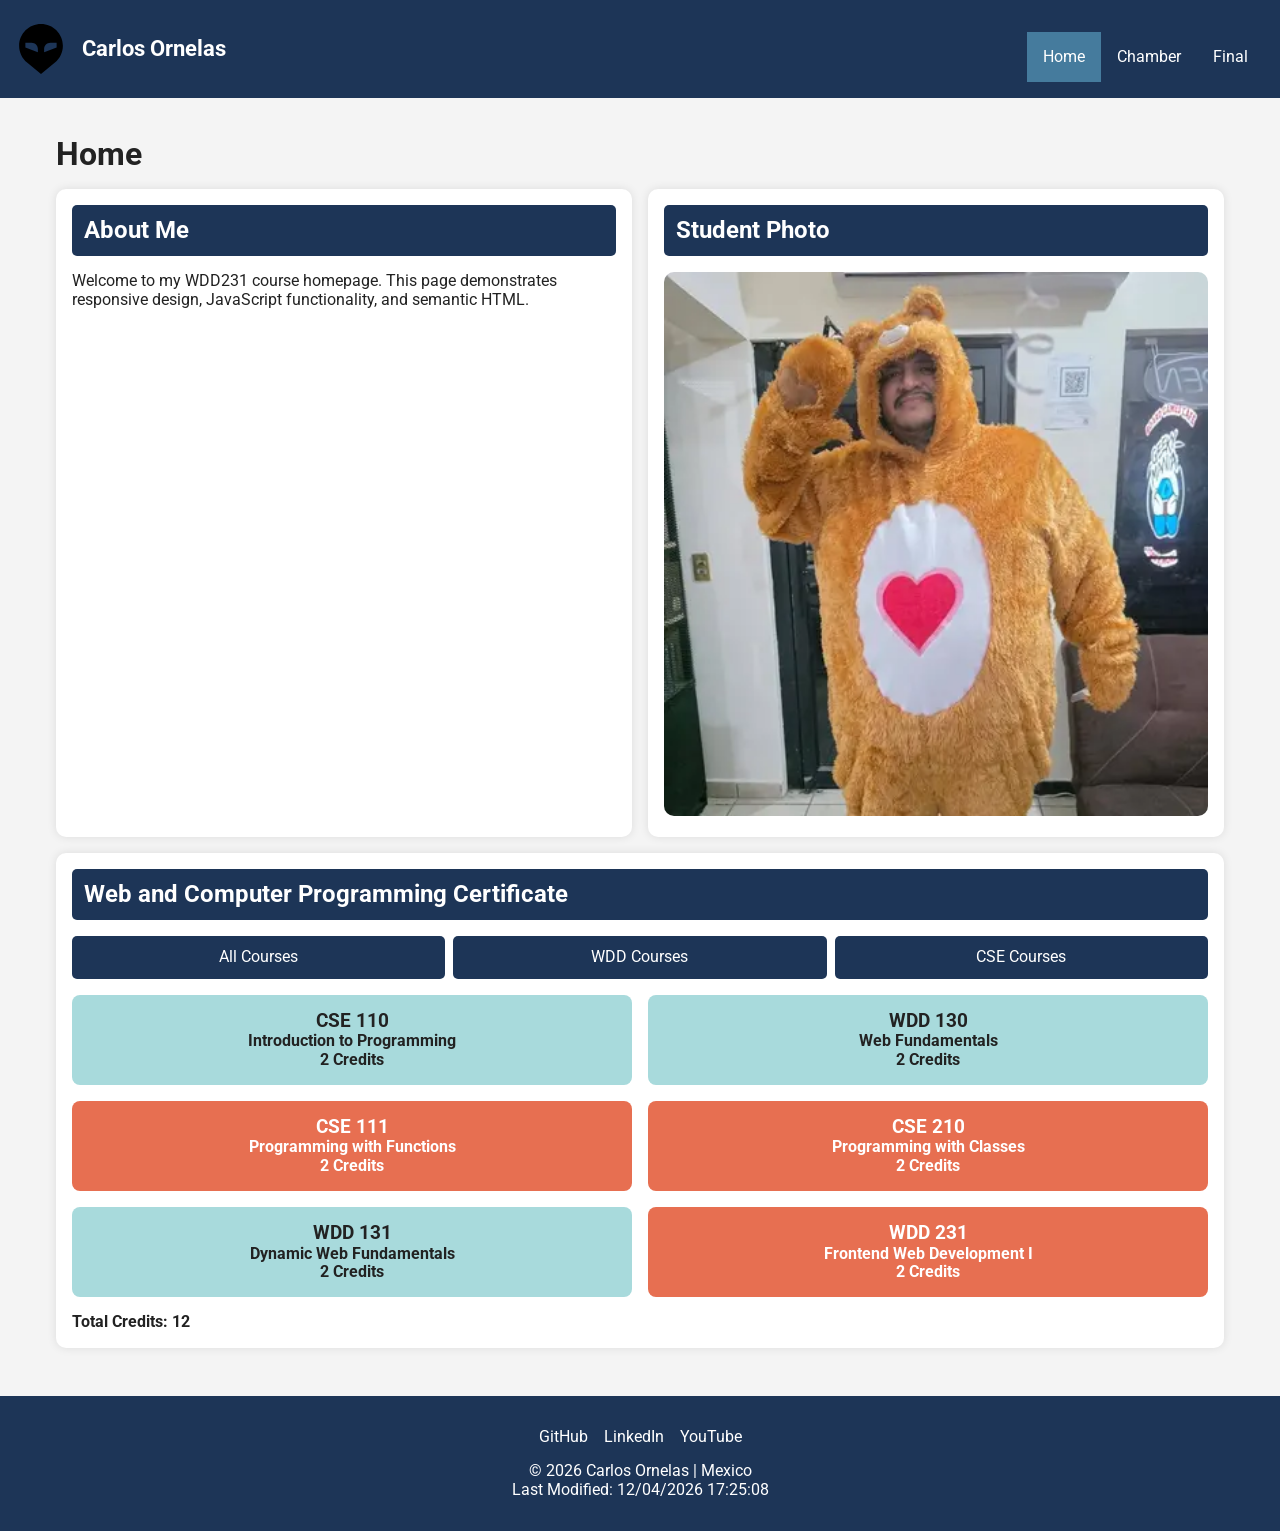
<file: index.html>
<!DOCTYPE html>
<html lang="en">

<head>
    <meta charset="UTF-8">

    <meta name="viewport" content="width=device-width, initial-scale=1.0">

    <meta name="description" content="WDD231 home page showcasing responsive web design, JavaScript functionality, course filtering, and frontend development skills.">

    <meta name="author" content="Carlos Ornelas">

    <meta property="og:title" content="Carlos Ornelas WDD231 Home Page">

    <meta property="og:description" content="Responsive WDD231 course homepage featuring JavaScript functionality, course filtering, semantic HTML, and modern CSS design.">

    <meta property="og:image" content="https://ornelax01.github.io/wdd231/images/profile.webp">

    <meta property="og:url" content="https://ornelax01.github.io/wdd231/">

    <meta property="og:type" content="website">

    <title>WDD231 Home</title>

    <link rel="stylesheet" href="styles/normalize.css">
    <link rel="stylesheet" href="styles/small.css">
    <link rel="stylesheet" href="styles/larger.css">

    <link rel="preconnect" href="https://fonts.googleapis.com">

    <link rel="preconnect" href="https://fonts.gstatic.com" crossorigin>

    <link href="https://fonts.googleapis.com/css2?family=Roboto:wght@300;400;700&display=swap" rel="stylesheet">

    <script src="scripts/navigation.js" defer></script>

    <script src="scripts/date.js" defer></script>

    <script src="scripts/course.js" defer></script>
</head>

<body>

    <header>

        <div class="logo-area">
            <img src="images/logo.svg" alt="Site Logo" width="50" height="50">
            <span>Carlos Ornelas</span>
        </div>

        <button id="menu"></button>

        <nav>
            <ul class="navigation">
                <li><a href="#" class="active">Home</a></li>
                <li><a href="#">Chamber</a></li>
                <li><a href="#">Final</a></li>
            </ul>
        </nav>

    </header>

    <main>

        <h1>Home</h1>

        <div class="main-grid">

            <section class="card">
                <h2>About Me</h2>

                <p>
                    Welcome to my WDD231 course homepage.
                    This page demonstrates responsive design,
                    JavaScript functionality, and semantic HTML.
                </p>
            </section>

            <section class="card">
                <h2>Student Photo</h2>

                <img src="images/profile.webp" alt="Profile Photo">
            </section>

            <section class="card courses-section">

                <h2>Web and Computer Programming Certificate</h2>

                <div class="buttons">
                    <button id="all">All Courses</button>
                    <button id="wdd">WDD Courses</button>
                    <button id="cse">CSE Courses</button>
                </div>

                <div id="courses"></div>

                <p class="credits">
                    Total Credits:
                    <span id="totalCredits"></span>
                </p>

            </section>

        </div>

    </main>

    <footer>

        <div class="socials">
            <a href="https://github.com" target="_blank">GitHub</a>

            <a href="https://linkedin.com" target="_blank">LinkedIn</a>

            <a href="https://youtube.com" target="_blank">YouTube</a>
        </div>

        <p>
            ©
            <span id="currentyear"></span>
            Carlos Ornelas | Mexico
        </p>

        <p id="lastModified"></p>

    </footer>

</body>

</html>
</file>
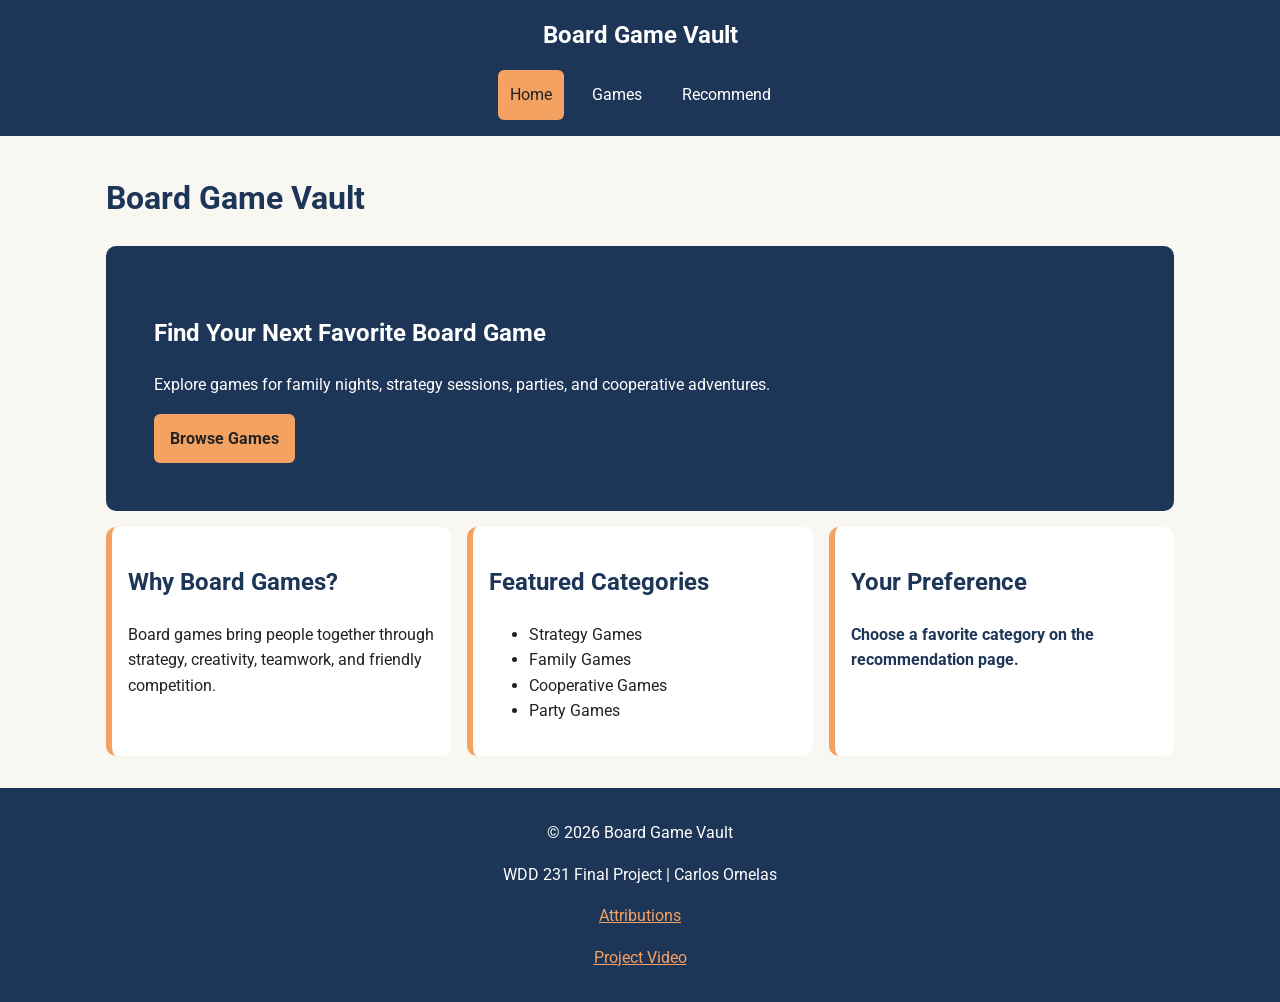
<file: final/index.html>
<!DOCTYPE html>
<html lang="en">

<head>
    <meta charset="UTF-8">
    <meta name="viewport" content="width=device-width, initial-scale=1.0">

    <title>Board Game Vault | Home</title>

    <meta name="description"
        content="Board Game Vault helps players discover board games by category, difficulty, play time, and player count.">

    <meta name="author" content="Carlos Ornelas">

    <meta property="og:title" content="Board Game Vault">
    <meta property="og:description" content="Discover board games for family nights, parties, and strategy sessions.">
    <meta property="og:image" content="https://ornelax01.github.io/wdd231/final/images/catan.webp">
    <meta property="og:url" content="https://ornelax01.github.io/wdd231/final/index.html">
    <meta property="og:type" content="website">

    <link rel="icon" href="../favicon.ico">

    <link rel="preconnect" href="https://fonts.googleapis.com">
    <link rel="preconnect" href="https://fonts.gstatic.com" crossorigin>
    <link href="https://fonts.googleapis.com/css2?family=Roboto:wght@400;700&display=swap" rel="stylesheet">

    <link rel="stylesheet" href="styles/normalize.css">
    <link rel="stylesheet" href="styles/small.css">
    <link rel="stylesheet" href="styles/larger.css">

    <script src="scripts/main.js" type="module"></script>
</head>

<body>

<header>
    <div class="logo">
        <span>Board Game Vault</span>
    </div>

    <button id="menu" aria-label="Open navigation menu">☰</button>

    <nav>
        <ul class="navigation">
            <li><a href="index.html" class="active">Home</a></li>
            <li><a href="games.html">Games</a></li>
            <li><a href="recommend.html">Recommend</a></li>
        </ul>
    </nav>
</header>

<main>
    <h1>Board Game Vault</h1>

    <section class="hero">
        <div>
            <h2>Find Your Next Favorite Board Game</h2>
            <p>
                Explore games for family nights, strategy sessions, parties,
                and cooperative adventures.
            </p>
            <a class="button" href="games.html">Browse Games</a>
        </div>
    </section>

    <section class="home-grid">
        <section class="card">
            <h2>Why Board Games?</h2>
            <p>
                Board games bring people together through strategy, creativity,
                teamwork, and friendly competition.
            </p>
        </section>

        <section class="card">
            <h2>Featured Categories</h2>
            <ul>
                <li>Strategy Games</li>
                <li>Family Games</li>
                <li>Cooperative Games</li>
                <li>Party Games</li>
            </ul>
        </section>

        <section class="card">
            <h2>Your Preference</h2>
            <p id="preference-message">
                Choose a favorite category on the recommendation page.
            </p>
        </section>
    </section>
</main>

<footer>
    <p>&copy; <span id="year"></span> Board Game Vault</p>
    <p>WDD 231 Final Project | Carlos Ornelas</p>
    <p><a href="attributions.html">Attributions</a></p>
    <p><a href="#" target="_blank">Project Video</a></p>
</footer>

</body>
</html>
</file>
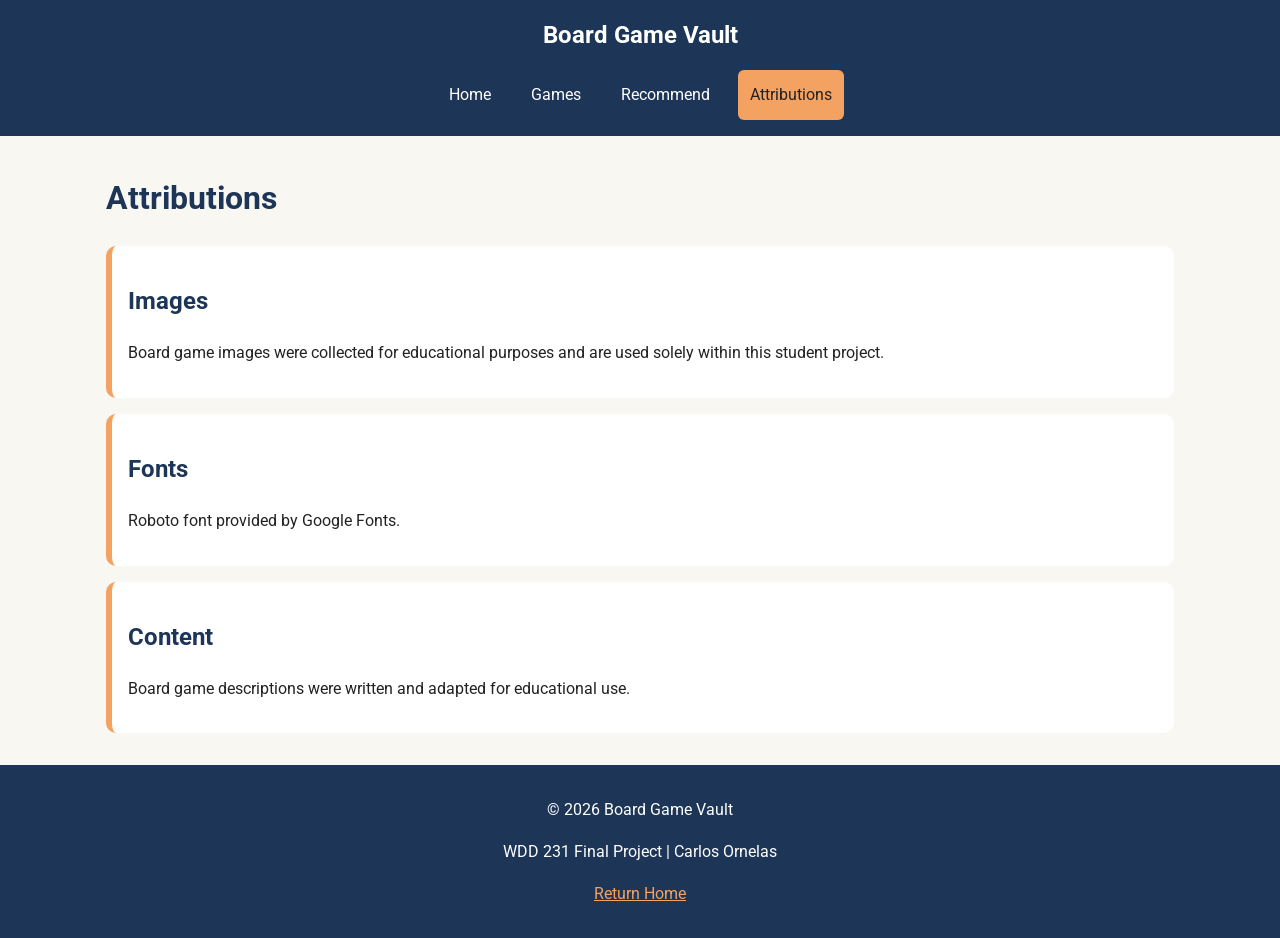
<file: final/attributions.html>
<!DOCTYPE html>
<html lang="en">

<head>
    <meta charset="UTF-8">
    <meta name="viewport" content="width=device-width, initial-scale=1.0">

    <title>Board Game Vault | Attributions</title>

    <meta name="description" content="Sources and attributions used for the Board Game Vault final project.">

    <meta name="author" content="Carlos Ornelas">

    <meta property="og:title" content="Board Game Vault Attributions">

    <meta property="og:description"
        content="Sources, images, fonts, and resources used in the Board Game Vault website project.">

    <meta property="og:image" content="https://ornelax01.github.io/wdd231/final/images/catan.webp">

    <meta property="og:url" content="https://ornelax01.github.io/wdd231/final/attributions.html">

    <meta property="og:type" content="website">

    <link rel="icon" href="../favicon.ico">

    <link rel="preconnect" href="https://fonts.googleapis.com">

    <link rel="preconnect" href="https://fonts.gstatic.com" crossorigin>

    <link href="https://fonts.googleapis.com/css2?family=Roboto:wght@400;700&display=swap" rel="stylesheet">

    <link rel="stylesheet" href="styles/normalize.css">
    <link rel="stylesheet" href="styles/small.css">
    <link rel="stylesheet" href="styles/larger.css">

    <script src="scripts/main.js" type="module"></script>

</head>

<body>

    <header>

        <div class="logo">
            <span>Board Game Vault</span>
        </div>

        <button id="menu" aria-label="Open navigation menu">☰</button>

        <nav>
            <ul class="navigation">
                <li><a href="index.html">Home</a></li>
                <li><a href="games.html">Games</a></li>
                <li><a href="recommend.html">Recommend</a></li>
                <li><a href="attributions.html" class="active">Attributions</a></li>
            </ul>
        </nav>

    </header>

    <main>

        <h1>Attributions</h1>

        <section class="card">
            <h2>Images</h2>
            <p>
                Board game images were collected for educational purposes and are used solely within this student
                project.
            </p>
        </section>

        <section class="card">
            <h2>Fonts</h2>
            <p>
                Roboto font provided by Google Fonts.
            </p>
        </section>

        <section class="card">
            <h2>Content</h2>
            <p>
                Board game descriptions were written and adapted for educational use.
            </p>
        </section>

    </main>

    <footer>

        <p>&copy; <span id="year"></span> Board Game Vault</p>

        <p>WDD 231 Final Project | Carlos Ornelas</p>

        <p>
            <a href="index.html">Return Home</a>
        </p>

    </footer>

</body>

</html>
</file>
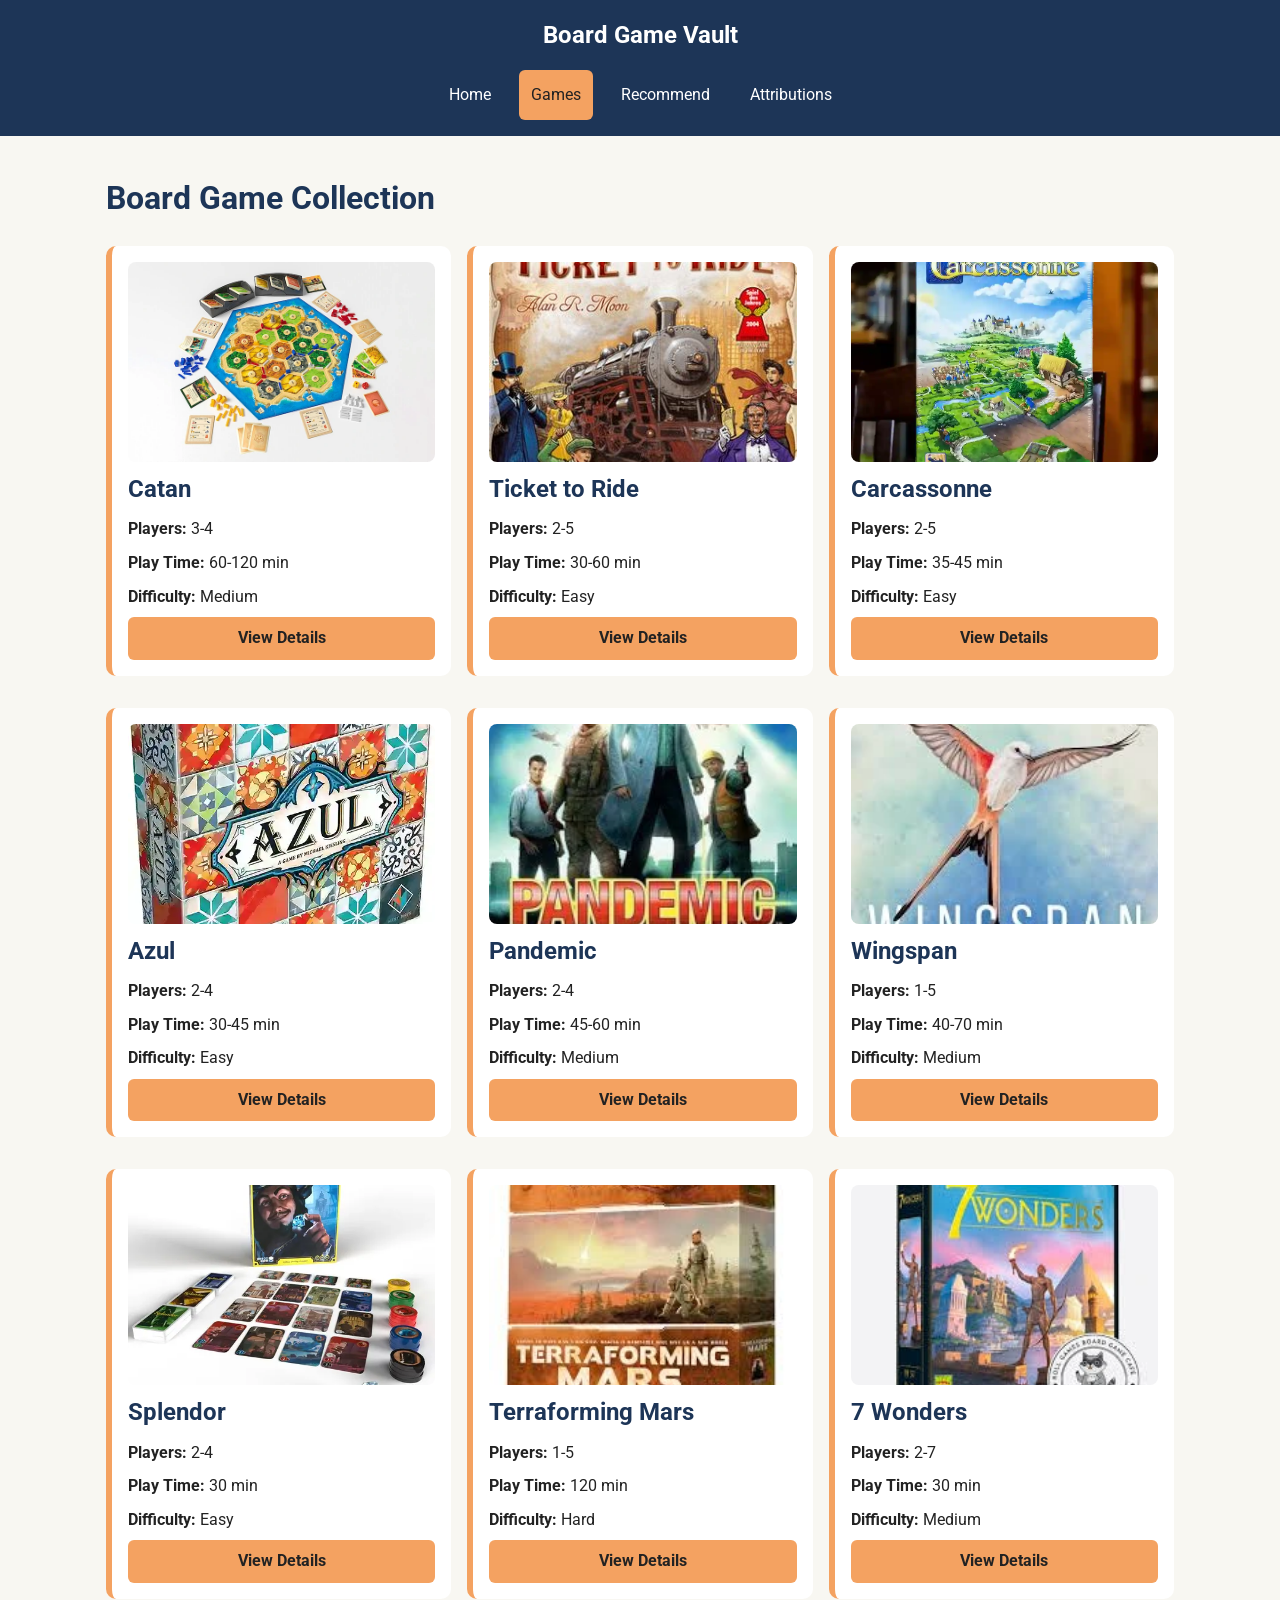
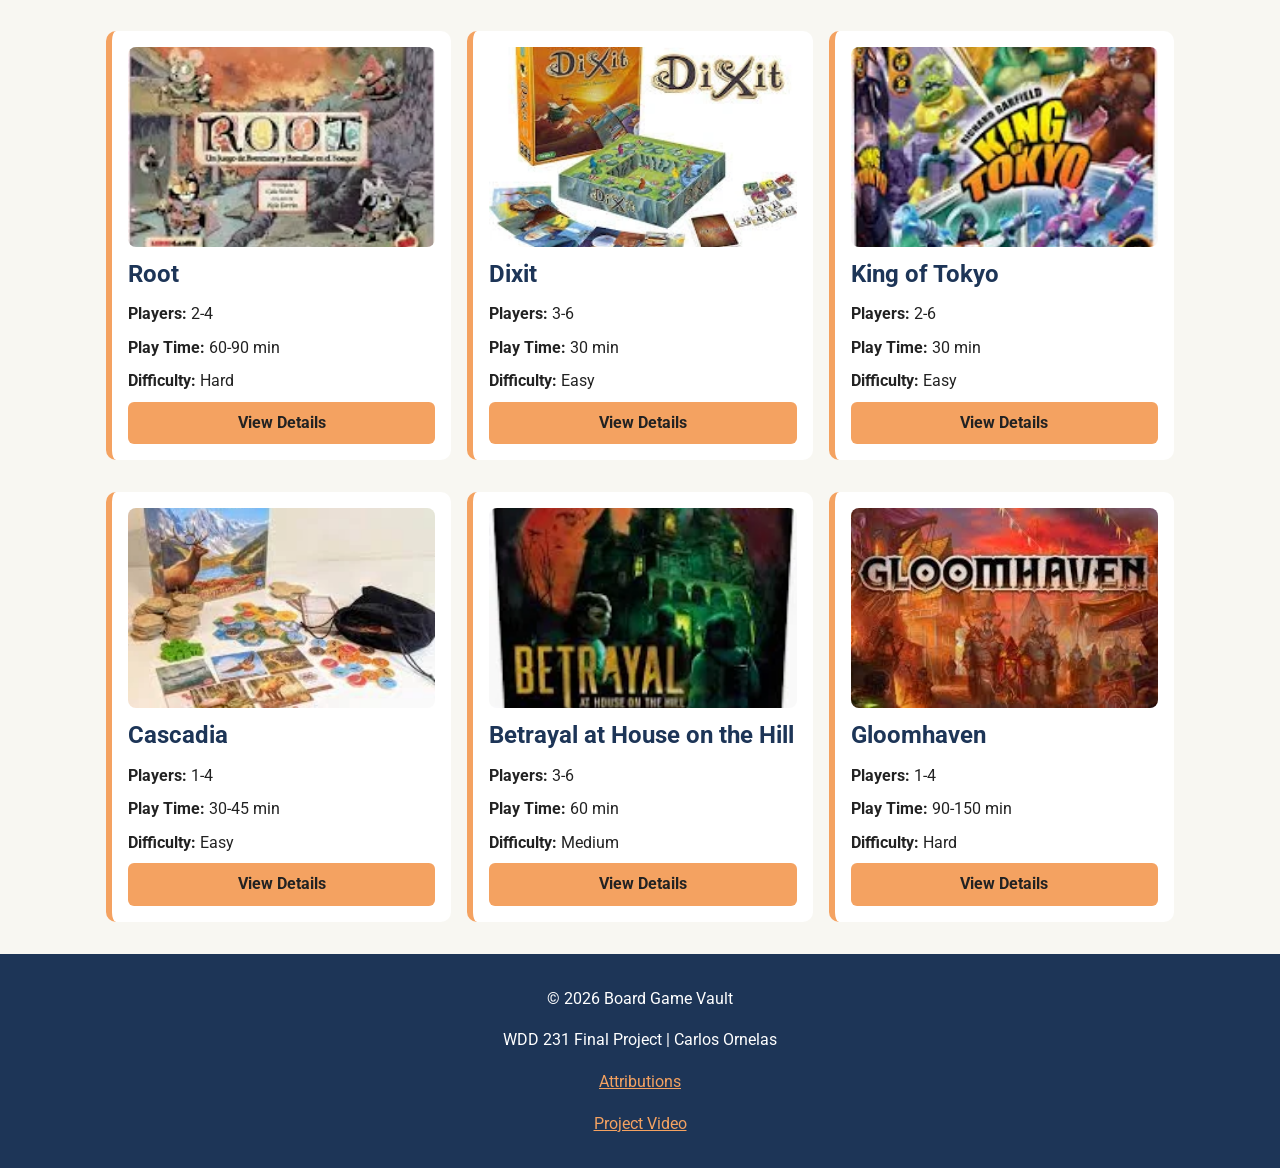
<file: final/games.html>
<!DOCTYPE html>
<html lang="en">

<head>
    <meta charset="UTF-8">
    <meta name="viewport" content="width=device-width, initial-scale=1.0">

    <title>Board Game Vault | Games</title>

    <meta name="description"
        content="Explore a collection of popular board games including strategy, family, cooperative, and party games.">

    <meta name="author" content="Carlos Ornelas">

    <meta property="og:title" content="Board Game Vault - Explore Popular Board Games">

    <meta property="og:description"
        content="Discover strategy, family, cooperative, and party board games with detailed information, ratings, and recommendations for every type of player.">

    <meta property="og:image" content="https://ornelax01.github.io/wdd231/final/images/catan.webp">

    <meta property="og:url" content="https://ornelax01.github.io/wdd231/final/games.html">

    <meta property="og:type" content="website">

    <link rel="icon" href="../favicon.ico">

    <link rel="preconnect" href="https://fonts.googleapis.com">

    <link rel="preconnect" href="https://fonts.gstatic.com" crossorigin>

    <link href="https://fonts.googleapis.com/css2?family=Roboto:wght@400;700&display=swap" rel="stylesheet">

    <link rel="stylesheet" href="styles/normalize.css">
    <link rel="stylesheet" href="styles/small.css">
    <link rel="stylesheet" href="styles/larger.css">

    <script src="scripts/games.js" type="module"></script>

</head>

<body>

    <header>

        <div class="logo">
            <span>Board Game Vault</span>
        </div>

        <button id="menu" aria-label="Open navigation menu">☰</button>

        <nav>
            <ul class="navigation">
                <li><a href="index.html">Home</a></li>
                <li><a href="games.html" class="active">Games</a></li>
                <li><a href="recommend.html">Recommend</a></li>
                <li><a href="attributions.html">Attributions</a></li>
            </ul>
        </nav>

    </header>

    <main>

        <h1>Board Game Collection</h1>

        <p id="favorite-message"></p>

        <div id="games-container" class="games-grid"></div>

        <dialog id="game-dialog">

            <div id="dialog-content"></div>

            <button id="close-dialog">
                Close
            </button>

        </dialog>

    </main>

    <footer>

        <p>&copy; <span id="year"></span> Board Game Vault</p>

        <p>WDD 231 Final Project | Carlos Ornelas</p>

        <p>
            <a href="attributions.html">Attributions</a>
        </p>

        <p>
            <a href="#" target="_blank">Project Video</a>
        </p>

    </footer>

</body>

</html>
</file>
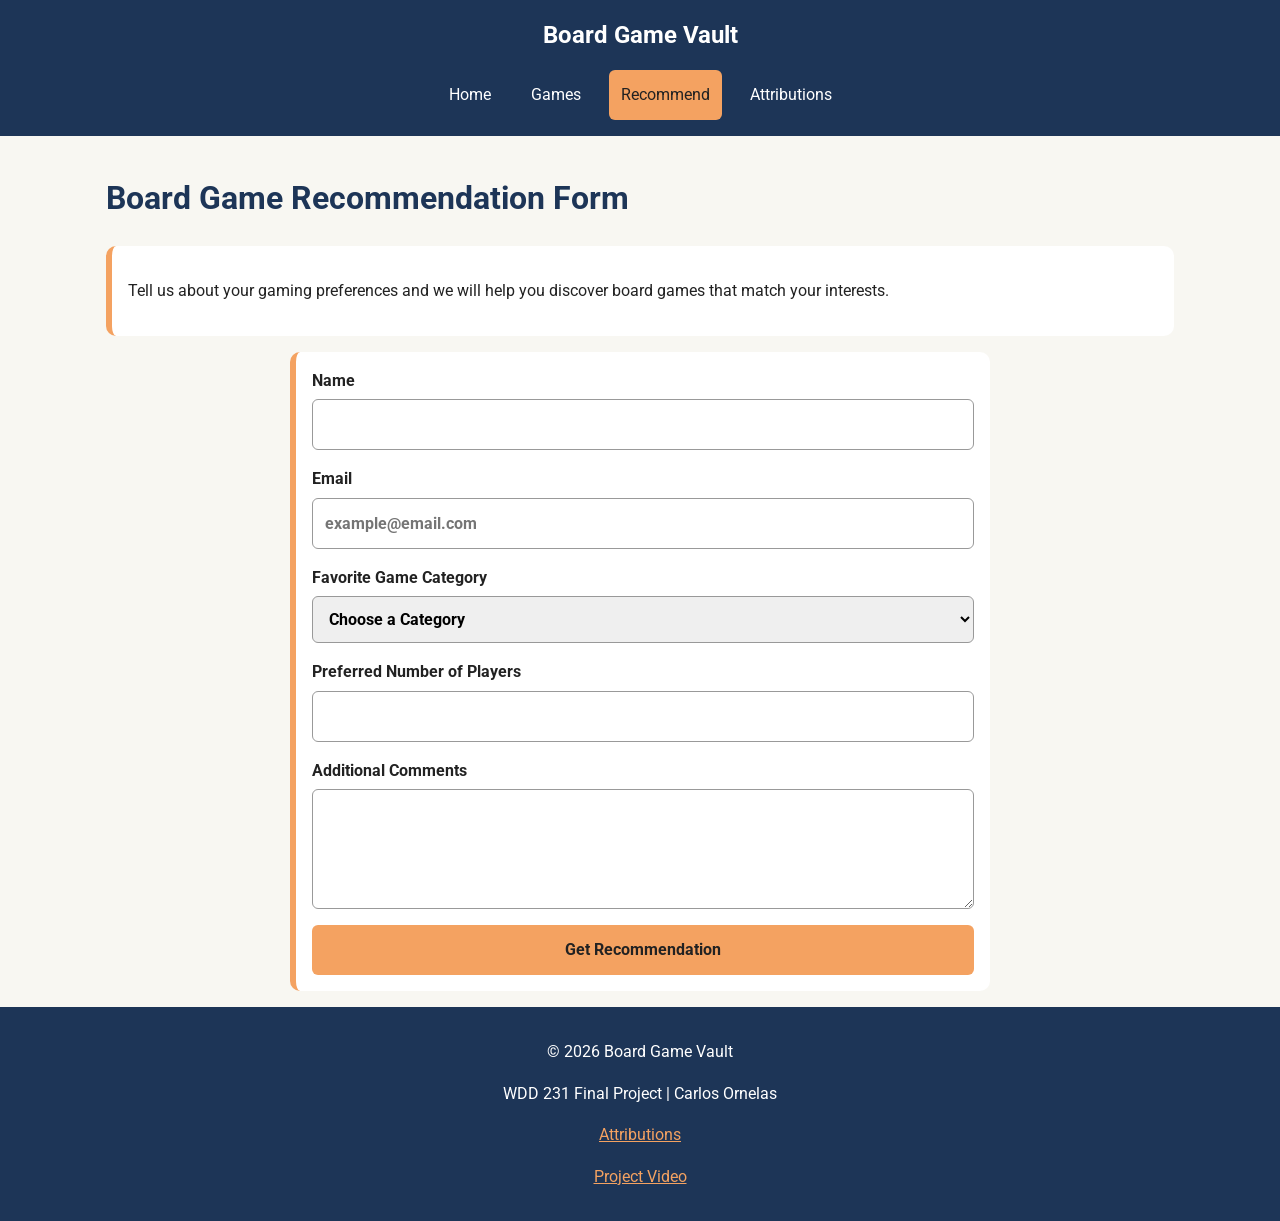
<file: final/recommend.html>
<!DOCTYPE html>
<html lang="en">

<head>
    <meta charset="UTF-8">
    <meta name="viewport" content="width=device-width, initial-scale=1.0">

    <title>Board Game Vault | Recommendations</title>

    <meta name="description" content="Get personalized board game recommendations based on your preferences.">

    <meta name="author" content="Carlos Ornelas">

    <meta property="og:title" content="Board Game Vault Recommendations">

    <meta property="og:description"
        content="Find personalized board game recommendations based on your favorite category, player count, and gaming preferences.">

    <meta property="og:image" content="https://ornelax01.github.io/wdd231/final/images/catan.webp">

    <meta property="og:url" content="https://ornelax01.github.io/wdd231/final/recommend.html">

    <meta property="og:type" content="website">

    <link rel="icon" href="../favicon.ico">

    <link rel="preconnect" href="https://fonts.googleapis.com">

    <link rel="preconnect" href="https://fonts.gstatic.com" crossorigin>

    <link href="https://fonts.googleapis.com/css2?family=Roboto:wght@400;700&display=swap" rel="stylesheet">

    <link rel="stylesheet" href="styles/normalize.css">
    <link rel="stylesheet" href="styles/small.css">
    <link rel="stylesheet" href="styles/larger.css">

    <script src="scripts/form.js" type="module"></script>
</head>

<body>

    <header>
        <div class="logo">
            <span>Board Game Vault</span>
        </div>

        <button id="menu" aria-label="Open navigation menu">☰</button>

        <nav>
            <ul class="navigation">
                <li><a href="index.html">Home</a></li>
                <li><a href="games.html">Games</a></li>
                <li><a href="recommend.html" class="active">Recommend</a></li>
                <li><a href="attributions.html">Attributions</a></li>
            </ul>
        </nav>
    </header>

    <main>

        <h1>Board Game Recommendation Form</h1>

        <div class="form-intro">
            <p>
                Tell us about your gaming preferences and we will help you discover
                board games that match your interests.
            </p>
        </div>

        <form action="thankyou.html" method="get">

            <label>
                Name
                <input type="text" name="name" title="Enter your name" autocomplete="name" required>
            </label>

            <label>
                Email
                <input type="email" name="email" title="Enter your email address" autocomplete="email"
                    placeholder="example@email.com" required>
            </label>

            <label>
                Favorite Game Category
                <select name="category" id="category" title="Select your favorite game category" required>
                    <option value="">Choose a Category</option>
                    <option value="Strategy">Strategy</option>
                    <option value="Family">Family</option>
                    <option value="Cooperative">Cooperative</option>
                    <option value="Party">Party</option>
                    <option value="Adventure">Adventure</option>
                </select>
            </label>

            <label>
                Preferred Number of Players
                <input type="number" name="players" title="Preferred number of players" min="1" max="10" required>
            </label>

            <label>
                Additional Comments
                <textarea name="comments" title="Additional comments"></textarea>
            </label>

            <input type="hidden" id="timestamp" name="timestamp">

            <input type="submit" value="Get Recommendation">

        </form>

    </main>

    <footer>
        <p>&copy; <span id="year"></span> Board Game Vault</p>

        <p>WDD 231 Final Project | Carlos Ornelas</p>

        <p>
            <a href="attributions.html">Attributions</a>
        </p>

        <p>
            <a href="#" target="_blank">Project Video</a>
        </p>
    </footer>

</body>

</html>
</file>
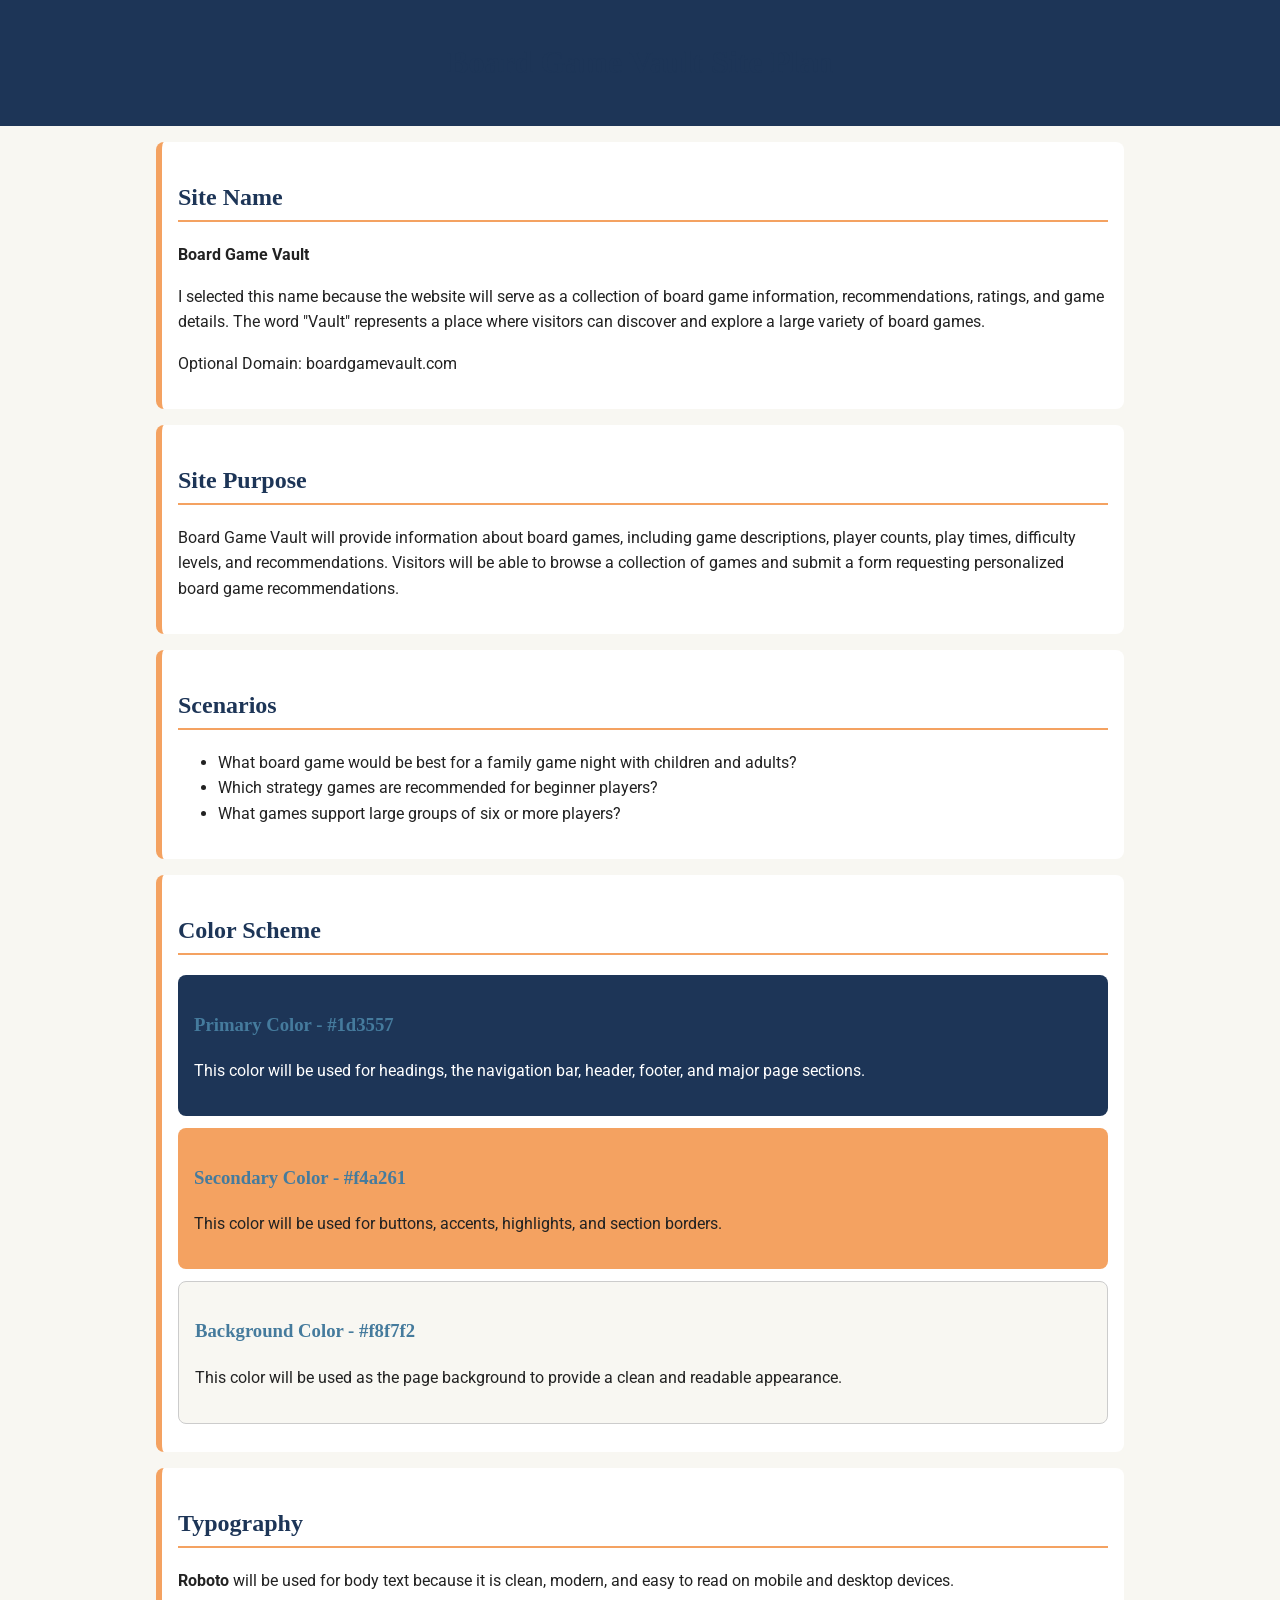
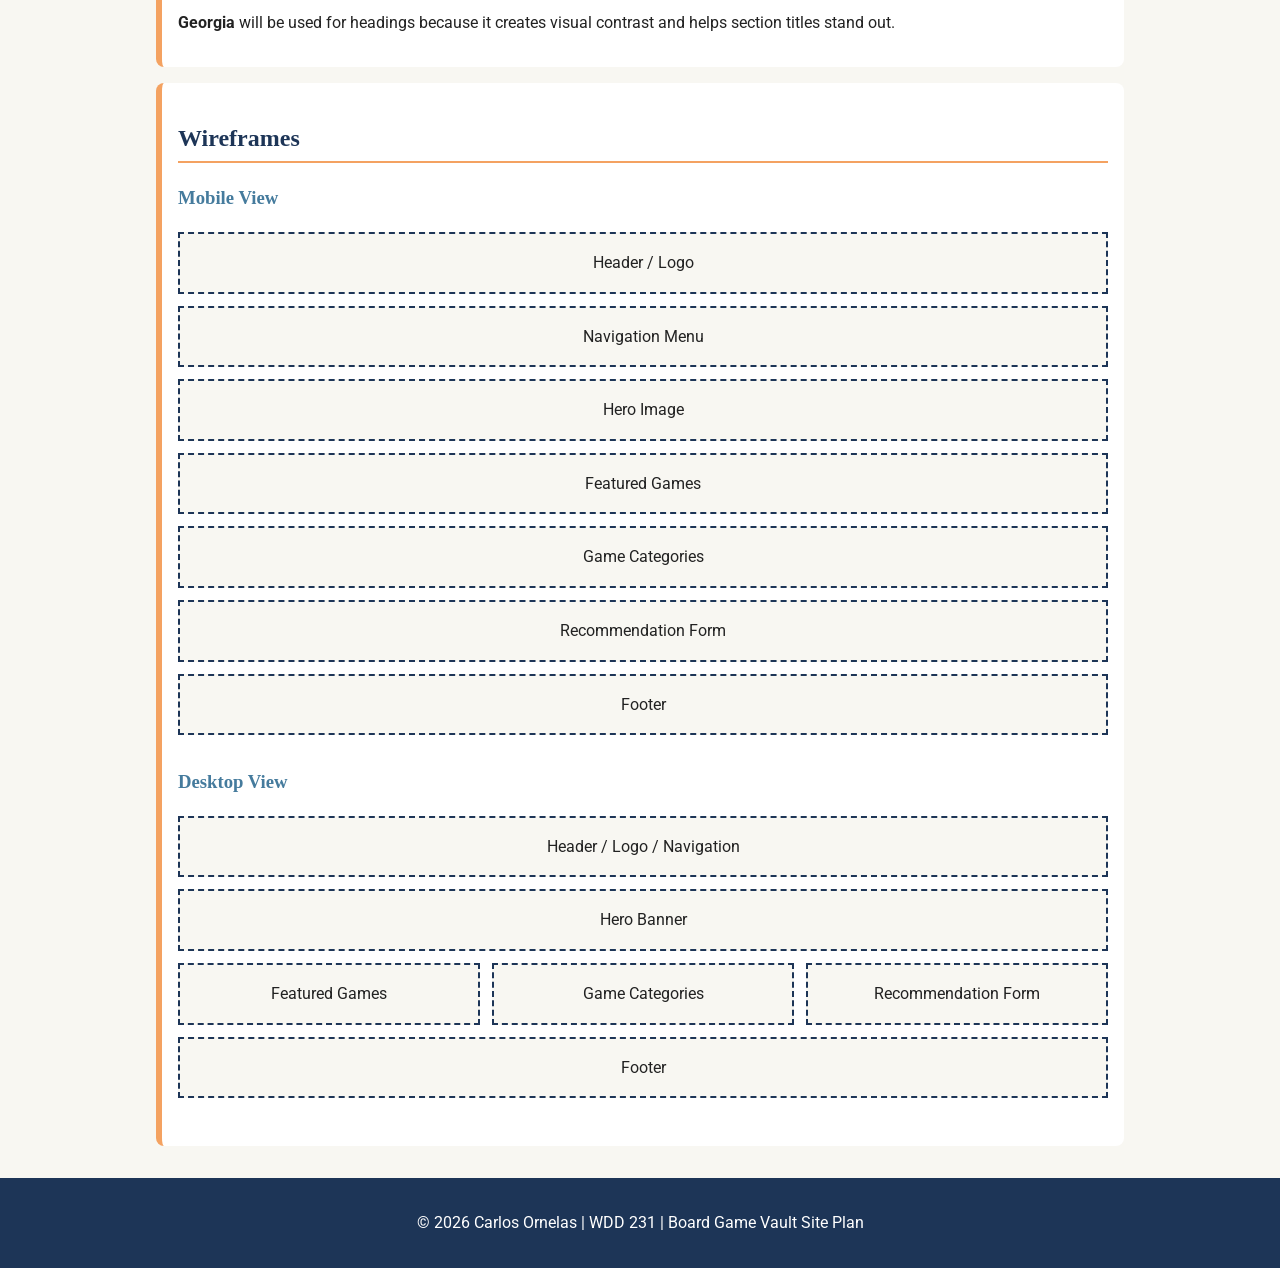
<file: final/siteplan.html>
<!DOCTYPE html>
<html lang="en">

<head>
    <meta charset="UTF-8">

    <meta name="viewport" content="width=device-width, initial-scale=1.0">

    <meta name="description"
        content="Site plan for the Board Game Vault website project.">

    <meta name="author" content="Carlos Ornelas">

    <title>Board Game Vault Site Plan</title>

    <link rel="preconnect" href="https://fonts.googleapis.com">

    <link rel="preconnect" href="https://fonts.gstatic.com" crossorigin>

    <link href="https://fonts.googleapis.com/css2?family=Roboto:wght@400;700&display=swap" rel="stylesheet">

    <link rel="stylesheet" href="styles/siteplan.css">
</head>

<body>

    <header>
        <h1>Board Game Vault Site Plan</h1>
    </header>

    <main>

        <section>
            <h2>Site Name</h2>

            <p><strong>Board Game Vault</strong></p>

            <p>
                I selected this name because the website will serve as a collection
                of board game information, recommendations, ratings, and game details.
                The word "Vault" represents a place where visitors can discover and
                explore a large variety of board games.
            </p>

            <p>
                Optional Domain: boardgamevault.com
            </p>
        </section>

        <section>
            <h2>Site Purpose</h2>

            <p>
                Board Game Vault will provide information about board games,
                including game descriptions, player counts, play times,
                difficulty levels, and recommendations. Visitors will be able
                to browse a collection of games and submit a form requesting
                personalized board game recommendations.
            </p>
        </section>

        <section>
            <h2>Scenarios</h2>

            <ul>
                <li>
                    What board game would be best for a family game night with
                    children and adults?
                </li>

                <li>
                    Which strategy games are recommended for beginner players?
                </li>

                <li>
                    What games support large groups of six or more players?
                </li>
            </ul>
        </section>

        <section>
            <h2>Color Scheme</h2>

            <div class="color-box primary">
                <h3>Primary Color - #1d3557</h3>

                <p>
                    This color will be used for headings, the navigation bar,
                    header, footer, and major page sections.
                </p>
            </div>

            <div class="color-box secondary">
                <h3>Secondary Color - #f4a261</h3>

                <p>
                    This color will be used for buttons, accents,
                    highlights, and section borders.
                </p>
            </div>

            <div class="color-box accent">
                <h3>Background Color - #f8f7f2</h3>

                <p>
                    This color will be used as the page background to
                    provide a clean and readable appearance.
                </p>
            </div>
        </section>

        <section>
            <h2>Typography</h2>

            <p>
                <strong>Roboto</strong> will be used for body text because
                it is clean, modern, and easy to read on mobile and desktop devices.
            </p>

            <p>
                <strong>Georgia</strong> will be used for headings because
                it creates visual contrast and helps section titles stand out.
            </p>
        </section>

        <section>
            <h2>Wireframes</h2>

            <h3>Mobile View</h3>

            <div class="wireframe mobile-wireframe">
                <div>Header / Logo</div>
                <div>Navigation Menu</div>
                <div>Hero Image</div>
                <div>Featured Games</div>
                <div>Game Categories</div>
                <div>Recommendation Form</div>
                <div>Footer</div>
            </div>

            <h3>Desktop View</h3>

            <div class="wireframe desktop-wireframe">
                <div class="wide">Header / Logo / Navigation</div>

                <div class="wide">Hero Banner</div>

                <div>Featured Games</div>

                <div>Game Categories</div>

                <div>Recommendation Form</div>

                <div class="wide">Footer</div>
            </div>

        </section>

    </main>

    <footer>
        <p>
            &copy; 2026 Carlos Ornelas | WDD 231 | Board Game Vault Site Plan
        </p>
    </footer>

</body>

</html>
</file>
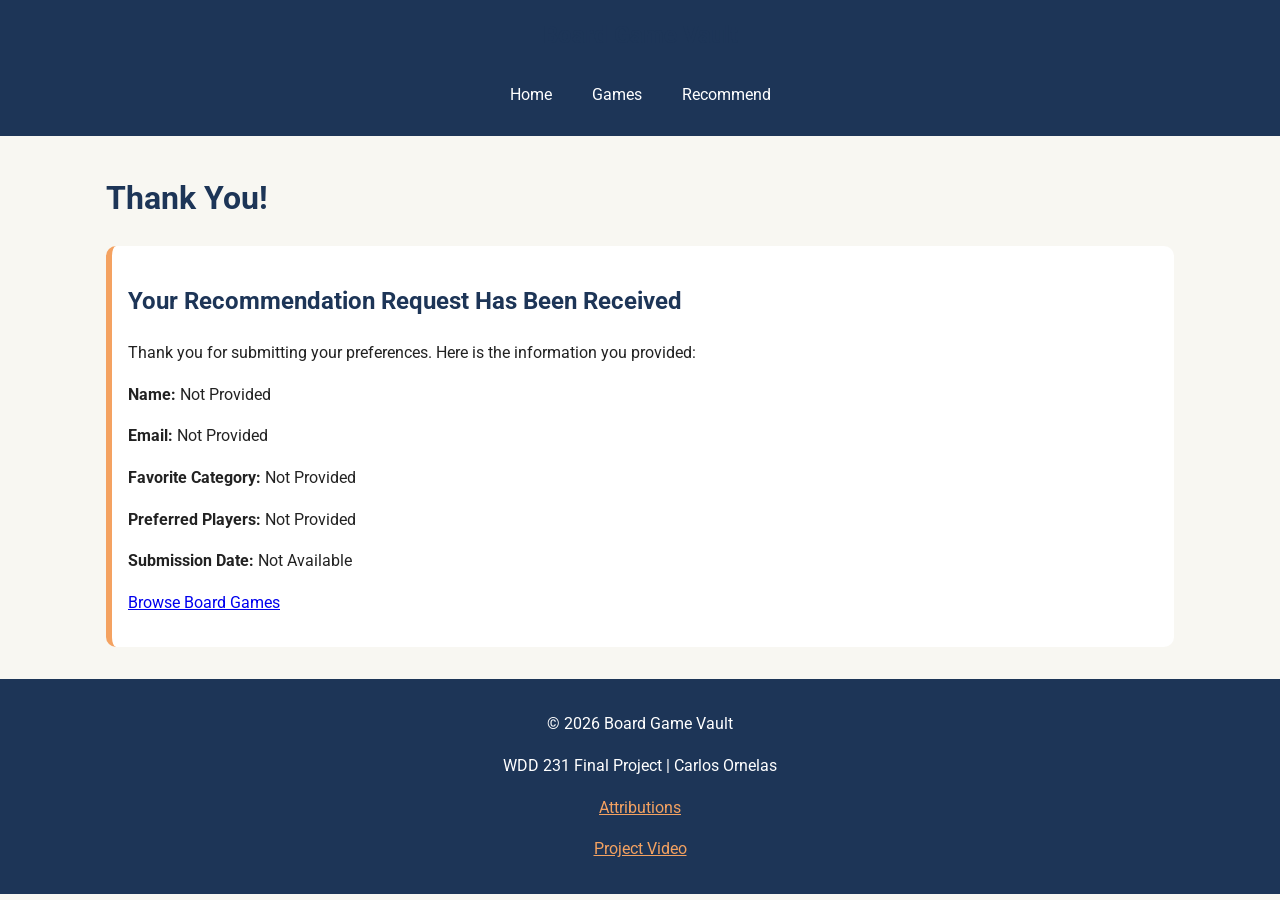
<file: final/thankyou.html>
<!DOCTYPE html>
<html lang="en">

<head>
    <meta charset="UTF-8">
    <meta name="viewport" content="width=device-width, initial-scale=1.0">

    <title>Board Game Vault | Thank You</title>

    <meta name="description" content="Thank you for submitting your board game recommendation request.">

    <meta name="author" content="Carlos Ornelas">

    <meta property="og:title" content="Board Game Vault">
    <meta property="og:description" content="Thank you for submitting your recommendation request.">
    <meta property="og:image" content="https://ornelax01.github.io/wdd231/final/images/catan.webp">
    <meta property="og:url" content="https://ornelax01.github.io/wdd231/final/thankyou.html">
    <meta property="og:type" content="website">

    <link rel="icon" href="../favicon.ico">

    <link rel="preconnect" href="https://fonts.googleapis.com">
    <link rel="preconnect" href="https://fonts.gstatic.com" crossorigin>

    <link href="https://fonts.googleapis.com/css2?family=Roboto:wght@400;700&display=swap" rel="stylesheet">

    <link rel="stylesheet" href="styles/normalize.css">
    <link rel="stylesheet" href="styles/small.css">
    <link rel="stylesheet" href="styles/larger.css">

    <script defer>
        document.addEventListener('DOMContentLoaded', () => {

            const params = new URLSearchParams(window.location.search);

            document.getElementById('userName').textContent =
                params.get('name') || 'Not Provided';

            document.getElementById('userEmail').textContent =
                params.get('email') || 'Not Provided';

            document.getElementById('userCategory').textContent =
                params.get('category') || 'Not Provided';

            document.getElementById('userPlayers').textContent =
                params.get('players') || 'Not Provided';

            document.getElementById('userTimestamp').textContent =
                params.get('timestamp') || 'Not Available';

            document.getElementById('year').textContent =
                new Date().getFullYear();

            const menuButton = document.querySelector('#menu');
            const navigation = document.querySelector('.navigation');

            menuButton.addEventListener('click', () => {
                navigation.classList.toggle('open');
            });
        });
    </script>

</head>

<body>

    <header>
        <div class="logo">
            <h1>Board Game Vault</h1>
        </div>

        <button id="menu" aria-label="Open navigation menu">☰</button>

        <nav>
            <ul class="navigation">
                <li><a href="index.html">Home</a></li>
                <li><a href="games.html">Games</a></li>
                <li><a href="recommend.html">Recommend</a></li>
            </ul>
        </nav>
    </header>

    <main>

        <h1>Thank You!</h1>

        <section class="thankyou-card">

            <h2>Your Recommendation Request Has Been Received</h2>

            <p>
                Thank you for submitting your preferences. Here is the information
                you provided:
            </p>

            <p><strong>Name:</strong> <span id="userName"></span></p>

            <p><strong>Email:</strong> <span id="userEmail"></span></p>

            <p><strong>Favorite Category:</strong> <span id="userCategory"></span></p>

            <p><strong>Preferred Players:</strong> <span id="userPlayers"></span></p>

            <p><strong>Submission Date:</strong> <span id="userTimestamp"></span></p>

            <p>
                <a href="games.html">Browse Board Games</a>
            </p>

        </section>

    </main>

    <footer>
        <p>&copy; <span id="year"></span> Board Game Vault</p>

        <p>WDD 231 Final Project | Carlos Ornelas</p>

        <p>
            <a href="attributions.html">Attributions</a>
        </p>

        <p>
            <a href="#" target="_blank">Project Video</a>
        </p>
    </footer>

</body>

</html>
</file>
<file: styles/small.css>
* {
    margin: 0;
    padding: 0;
    box-sizing: border-box;
}

body {
    font-family: 'Roboto', sans-serif;
    background-color: #f4f4f4;
    color: #222;
}

header {
    background-color: #1d3557;
    color: white;
    padding: 1rem;
}

.logo-area {
    display: flex;
    align-items: center;
    gap: 1rem;
}

.logo-area span {
    font-size: 1.4rem;
    font-weight: 700;
}

#menu {
    font-size: 2rem;
    background: none;
    border: none;
    color: white;
    cursor: pointer;
    position: absolute;
    top: 1rem;
    right: 1rem;
}

#menu::before {
    content: "☰";
}

#menu.open::before {
    content: "✖";
}

.navigation {
    list-style: none;
    display: none;
    flex-direction: column;
    margin-top: 1rem;
}

.navigation.open {
    display: flex;
}

.navigation li a {
    display: block;
    padding: 1rem;
    color: white;
    text-decoration: none;
}

.navigation li a:hover,
.navigation .active {
    background-color: #457b9d;
}

main {
    max-width: 1200px;
    margin: 0 auto;
    padding: 1rem;
}

h1 {
    margin-bottom: 1rem;
}

.main-grid {
    display: grid;
    gap: 1rem;
}

.card {
    background: white;
    padding: 1rem;
    border-radius: 10px;
    box-shadow: 0 0 10px rgba(0,0,0,0.1);
}

.card h2 {
    margin-bottom: 1rem;
    background-color: #1d3557;
    color: white;
    padding: .75rem;
    border-radius: 5px;
}

.card img {
    width: 100%;
    height: auto;
    border-radius: 10px;
}

.buttons {
    display: flex;
    flex-wrap: wrap;
    gap: .5rem;
    margin-bottom: 1rem;
}

.buttons button {
    flex: 1;
    padding: .75rem;
    border: none;
    background-color: #1d3557;
    color: white;
    cursor: pointer;
    border-radius: 5px;
}

.buttons button:hover {
    background-color: #457b9d;
}

#courses {
    display: grid;
    gap: 1rem;
}

.course-card {
    padding: 1rem;
    border-radius: 8px;
    text-align: center;
    font-weight: bold;
}

.completed {
    background-color: #a8dadc;
}

.not-completed {
    background-color: #e76f51;
    color: white;
}

.credits {
    margin-top: 1rem;
    font-weight: bold;
}

footer {
    background-color: #1d3557;
    color: white;
    text-align: center;
    padding: 2rem 1rem;
    margin-top: 2rem;
}

.socials {
    display: flex;
    justify-content: center;
    gap: 1rem;
    margin-bottom: 1rem;
}

.socials a {
    color: white;
    text-decoration: none;
}

.join-layout {
    display: grid;
    gap: 1.5rem;
}

form {
    display: grid;
    gap: 1rem;
}

label {
    display: grid;
    gap: .4rem;
    font-weight: bold;
}

input,
select,
textarea {
    padding: .75rem;
    border: 1px solid #999;
    border-radius: 6px;
}

textarea {
    min-height: 120px;
}

input[type="submit"] {
    background-color: #003049;
    color: white;
    border: none;
    cursor: pointer;
}

.membership-cards {
    display: grid;
    gap: 1rem;
}

.membership-card {
    border: 1px solid #ccc;
    padding: 1rem;
    border-radius: 10px;
    text-align: center;
    animation: fadeInCard 1s ease-in;
}

.membership-card a {
    display: inline-block;
    margin-top: .5rem;
    color: #003049;
    font-weight: bold;
}

@keyframes fadeInCard {
    from {
        opacity: 0;
        transform: translateY(20px);
    }

    to {
        opacity: 1;
        transform: translateY(0);
    }
}

dialog {
    border: none;
    border-radius: 10px;
    padding: 2rem;
    max-width: 400px;
}

dialog::backdrop {
    background-color: rgba(0, 0, 0, .5);
}

.close-modal {
    margin-top: 1rem;
    padding: .75rem;
    border: none;
    background-color: #003049;
    color: white;
    cursor: pointer;
}

.thankyou-card {
    border: 1px solid #ccc;
    padding: 1rem;
    border-radius: 10px;
    background-color: white;
}
</file>
<file: styles/larger.css>
@media (min-width: 768px) {

    #menu {
        display: none;
    }

    .navigation {
        display: flex;
        flex-direction: row;
        justify-content: flex-end;
    }

    header {
        display: flex;
        justify-content: space-between;
        align-items: center;
    }

    .main-grid {
        grid-template-columns: 1fr 1fr;
    }

    .courses-section {
        grid-column: 1 / 3;
    }

    #courses {
        grid-template-columns: repeat(2, 1fr);
    }
}

.join-layout {
    grid-template-columns: 2fr 1fr;
    align-items: start;
}
</file>
<file: final/styles/small.css>
* {
    box-sizing: border-box;
}

body {
    margin: 0;
    font-family: 'Roboto', Arial, sans-serif;
    background-color: #f8f7f2;
    color: #222;
    line-height: 1.6;
}

header,
footer {
    background-color: #1d3557;
    color: white;
    padding: 1rem;
    text-align: center;
}

.logo h1,
.logo span {
    margin: 0;
    font-size: 1.5rem;
    font-weight: 700;
}

#menu {
    background: none;
    border: none;
    color: white;
    font-size: 2rem;
    cursor: pointer;
}

.navigation {
    display: none;
    list-style: none;
    padding: 0;
    margin: 1rem 0 0;
}

.navigation.open {
    display: block;
}

.navigation li {
    margin: .5rem 0;
}

.navigation a {
    color: white;
    text-decoration: none;
    padding: .75rem;
    display: block;
    border-radius: 6px;
}

.navigation a:hover,
.navigation .active {
    background-color: #f4a261;
    color: #222;
}

main {
    max-width: 1100px;
    margin: 0 auto;
    padding: 1rem;
}

h1,
h2,
h3 {
    color: #1d3557;
}

.hero {
    background-color: #1d3557;
    color: white;
    padding: 2rem;
    border-radius: 10px;
    margin-bottom: 1rem;
}

.hero h2 {
    color: white;
}

.button,
button,
input[type="submit"] {
    display: inline-block;
    background-color: #f4a261;
    color: #222;
    border: none;
    padding: .75rem 1rem;
    border-radius: 6px;
    text-decoration: none;
    cursor: pointer;
    font-weight: 700;
}

.card,
.intro,
.form-intro,
.thankyou-card,
.game-card {
    background-color: white;
    padding: 1rem;
    border-radius: 10px;
    border-left: 6px solid #f4a261;
    margin-bottom: 1rem;
}

.home-grid,
.games-grid {
    display: grid;
    gap: 1rem;
}

.game-card img,
#dialog-content img {
    width: 100%;
    height: 200px;
    object-fit: cover;
    border-radius: 8px;
}

.game-card {
    display: grid;
    grid-template-rows: auto auto auto auto auto 1fr;
    gap: .5rem;
}

.game-card h2,
.game-card p {
    margin: 0;
}

#favorite-message,
#preference-message {
    font-weight: 700;
    color: #1d3557;
}

dialog {
    border: none;
    border-radius: 10px;
    padding: 1rem;
    max-width: 500px;
    width: 90%;
}

dialog::backdrop {
    background-color: rgba(0, 0, 0, .6);
}

#close-dialog {
    margin-top: 1rem;
}

form {
    display: grid;
    gap: 1rem;
    background-color: white;
    padding: 1rem;
    border-radius: 10px;
    border-left: 6px solid #f4a261;
}

label {
    display: grid;
    gap: .35rem;
    font-weight: 700;
}

input,
select,
textarea {
    padding: .75rem;
    border: 1px solid #999;
    border-radius: 6px;
    font: inherit;
}

textarea {
    min-height: 120px;
}

footer a {
    color: #f4a261;
}
</file>
<file: final/styles/larger.css>
@media (min-width: 768px) {

    #menu {
        display: none;
    }

    .navigation {
        display: flex;
        justify-content: center;
        gap: 1rem;
        margin-top: 1rem;
    }

    .navigation li {
        margin: 0;
    }

    .home-grid {
        grid-template-columns: repeat(3, 1fr);
    }

    .games-grid {
        grid-template-columns: repeat(2, 1fr);
    }

    form {
        max-width: 700px;
        margin: 0 auto;
    }
}

@media (min-width: 1024px) {

    .games-grid {
        grid-template-columns: repeat(3, 1fr);
    }

    .hero {
        padding: 3rem;
    }

    .game-card img {
        transition: transform .3s ease, filter .3s ease;
    }

    .game-card img:hover {
        transform: scale(1.03);
        filter: brightness(1.05);
    }
}
</file>
<file: final/styles/siteplan.css>
* {
    box-sizing: border-box;
}

body {
    margin: 0;
    font-family: 'Roboto', sans-serif;
    background-color: #f8f7f2;
    color: #222;
    line-height: 1.6;
}

header,
footer {
    background-color: #1d3557;
    color: white;
    text-align: center;
    padding: 1rem;
}

main {
    max-width: 1000px;
    margin: 0 auto;
    padding: 1rem;
}

h1,
h2,
h3 {
    font-family: Georgia, serif;
    color: #1d3557;
}

h1 {
    text-align: center;
}

h2 {
    border-bottom: 2px solid #f4a261;
    padding-bottom: .25rem;
}

h3 {
    color: #457b9d;
}

section {
    background-color: white;
    padding: 1rem;
    margin-bottom: 1rem;
    border-left: 6px solid #f4a261;
    border-radius: 8px;
}

.color-box {
    padding: 1rem;
    margin: .75rem 0;
    border-radius: 8px;
}

.primary {
    background-color: #1d3557;
    color: white;
}

.secondary {
    background-color: #f4a261;
    color: #222;
}

.accent {
    background-color: #f8f7f2;
    border: 1px solid #ccc;
}

.wireframe {
    display: grid;
    gap: .75rem;
    margin-bottom: 2rem;
}

.wireframe div {
    border: 2px dashed #1d3557;
    padding: 1rem;
    text-align: center;
    background-color: #f8f7f2;
}

.desktop-wireframe {
    grid-template-columns: repeat(3, 1fr);
}

.desktop-wireframe .wide {
    grid-column: 1 / 4;
}

@media (max-width: 600px) {
    .desktop-wireframe {
        grid-template-columns: 1fr;
    }

    .desktop-wireframe .wide {
        grid-column: auto;
    }
}
</file>
